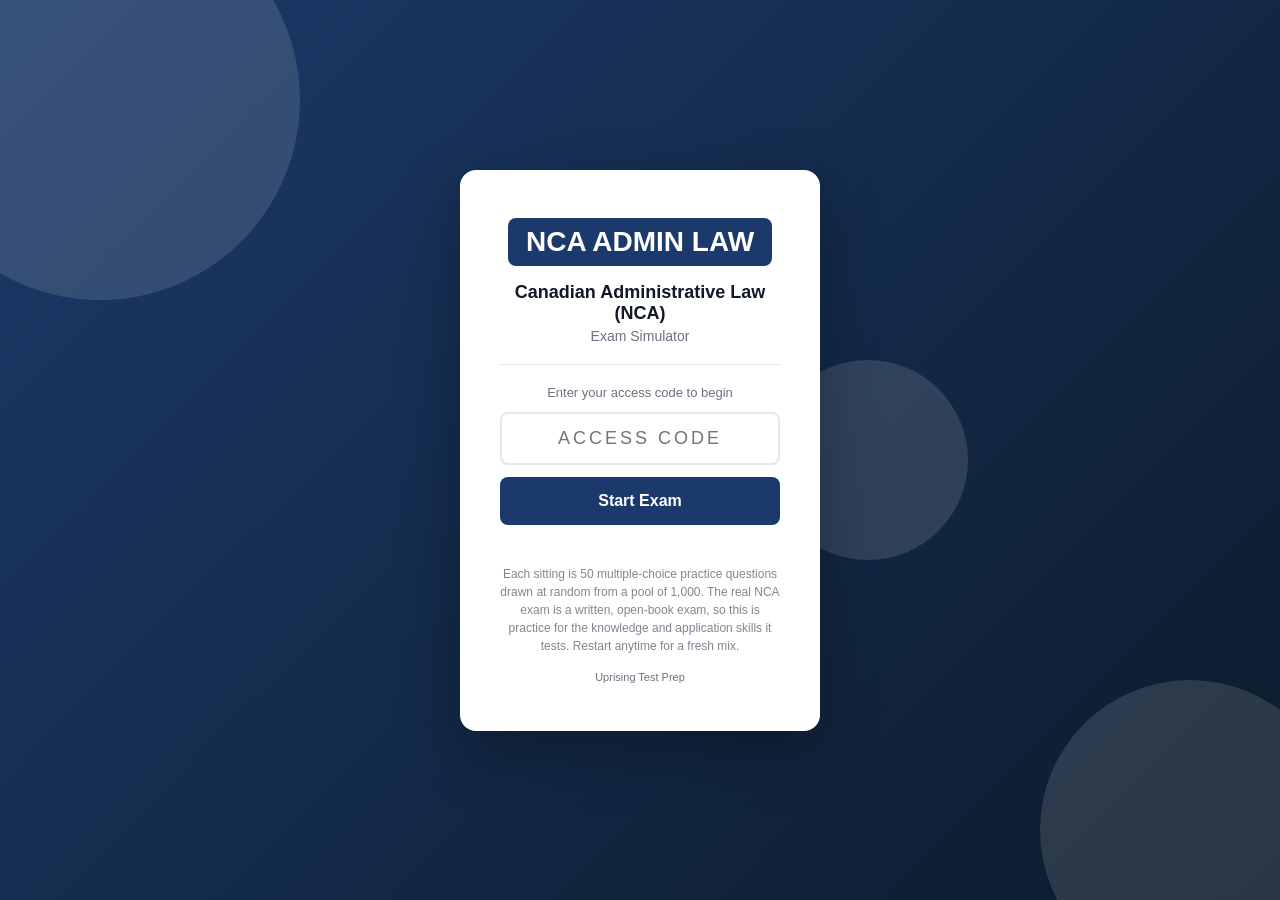
<file: index.html>
<!DOCTYPE html>
<html lang="en">
<head>
  <meta charset="UTF-8" />
  <meta name="viewport" content="width=device-width, initial-scale=1.0, viewport-fit=cover" />
  <meta name="apple-mobile-web-app-capable" content="yes" />
  <meta name="apple-mobile-web-app-status-bar-style" content="black-translucent" />
  <title>NCA Administrative Law Exam Simulator</title>
  <link rel="stylesheet" href="style.css" />
</head>
<body>

<div id="access-gate">
  <div class="gate-bg-shapes">
    <div class="shape shape-1"></div>
    <div class="shape shape-2"></div>
    <div class="shape shape-3"></div>
  </div>
  <div class="gate-card">
    <div class="gate-logo">
      <div class="logo-badge">NCA ADMIN LAW</div>
    </div>
    <h1 class="gate-title">Canadian Administrative Law (NCA)</h1>
    <p class="gate-subtitle">Exam Simulator</p>
    <div class="gate-divider"></div>
    <p class="gate-instruction">Enter your access code to begin</p>
    <input type="text" id="access-code-input" class="gate-input"
           placeholder="Access Code" autocomplete="off"
           maxlength="20" spellcheck="false" />
    <button id="access-btn" class="gate-btn">Start Exam</button>
    <p id="access-error" class="gate-error"></p>
    <p class="gate-pool-note">Each sitting is 50 multiple-choice practice questions drawn at random from a pool of 1,000. The real NCA exam is a written, open-book exam, so this is practice for the knowledge and application skills it tests. Restart anytime for a fresh mix.</p>
    <p class="gate-hint">Uprising Test Prep</p>
  </div>
</div>

<div id="app" style="display:none">
  <header class="top-bar">
    <div class="bar-left">
      <span class="bar-logo">NCA ADMIN LAW</span>
      <span class="bar-title">Exam Simulator</span>
    </div>
    <div class="bar-right">
      <span class="bar-timer" id="timer-display">--:--</span>
      <button class="bar-btn" id="flag-btn">Flag</button>
      <button class="bar-btn bar-btn-primary" id="submit-btn">
        <span class="btn-full">Submit Exam</span>
        <span class="btn-short">Submit</span>
      </button>
    </div>
  </header>

  <div class="progress-strip">
    <div class="progress-bar" id="progress-bar"></div>
  </div>

  <main class="exam-main">
    <div class="question-panel">
      <div class="q-meta">
        <span id="q-counter"></span>
        <span class="q-pool-chip" title="This sitting is 50 practice questions drawn at random from a pool of 1,000. Restart for a fresh mix.">1,000 Questions Available</span>
        <span id="q-domain" class="q-domain-tag"></span>
        <span id="q-flag-indicator" class="flag-chip" style="display:none">Flagged</span>
      </div>
      <!-- Shared text for a linked cluster (a clinical case, a reading
           passage). It sits ABOVE the stem, which is the one thing that
           legitimately precedes it, and repeats on every question in the
           cluster so nobody has to page backwards. -->
      <div id="q-cluster-wrap" class="cluster-wrap" style="display:none"></div>
      <p id="question-text" class="q-text"></p>
      <!-- The picture sits BELOW the question text so the simulator matches
           the printed book exactly: stem, then picture, then options. They
           used to disagree (book put the picture under the stem, simulator put
           it above), so no single wording could be true in both places, and
           184 of MLPAO's 185 image questions said "shown above" while the
           book printed the picture below the sentence. Write stems with
           neutral wording ("the strip shown", "the diagram shows") and this
           whole class of bug cannot come back. -->
      <div id="q-image-wrap" style="display:none; margin-bottom:14px;"></div>
      <div id="options-list" class="options-list"></div>
      <div id="explanation-box" class="explanation-box" style="display:none">
        <div class="explanation-label">Explanation</div>
        <p id="explanation-text" class="explanation-text"></p>
      </div>
    </div>
    <div class="nav-bar">
      <button class="nav-btn" id="prev-btn">&#8592; Prev</button>
      <button class="nav-btn nav-btn-map" id="map-btn">Question Map</button>
      <button class="nav-btn nav-btn-next" id="next-btn">Next &#8594;</button>
    </div>
  </main>
</div>

<!-- Question Map Modal -->
<div id="map-modal" style="display:none">
  <div class="map-backdrop" id="map-backdrop"></div>
  <div class="map-panel">
    <div class="map-header">
      <span class="map-title">Question Map</span>
      <button id="map-close" class="map-close-btn">&#x2715; Close</button>
    </div>
    <div class="map-legend">
      <span class="leg-item"><span class="leg-swatch leg-answered"></span>Answered</span>
      <span class="leg-item"><span class="leg-swatch leg-flagged"></span>Flagged</span>
      <span class="leg-item"><span class="leg-swatch leg-unanswered"></span>Unanswered</span>
    </div>
    <div id="q-grid" class="q-grid"></div>
  </div>
</div>

<div id="results-screen" style="display:none">
  <div class="results-card">
    <div class="res-header">
      <div class="res-badge">NCA ADMIN LAW</div>
      <h2 id="res-status" class="res-status"></h2>
      <p class="mode-pool-note">The real NCA exam is graded on written answers (50% is a pass), so this score is a practice benchmark, not a prediction of your result.</p>
      <p id="res-score" class="res-score"></p>
    </div>
    <div id="res-domains" class="res-domains"></div>
    <p class="mode-pool-note">This sitting drew 50 questions from a pool of 1,000. Restart for a fresh mix.</p>
    <button id="res-review-btn" class="res-btn">Review Answers</button>
    <button id="res-restart-btn" class="res-btn res-btn-secondary">Restart</button>
  </div>
</div>

<script src="questions.js"></script>
<script src="app.js"></script>
</body>
</html>
</file>
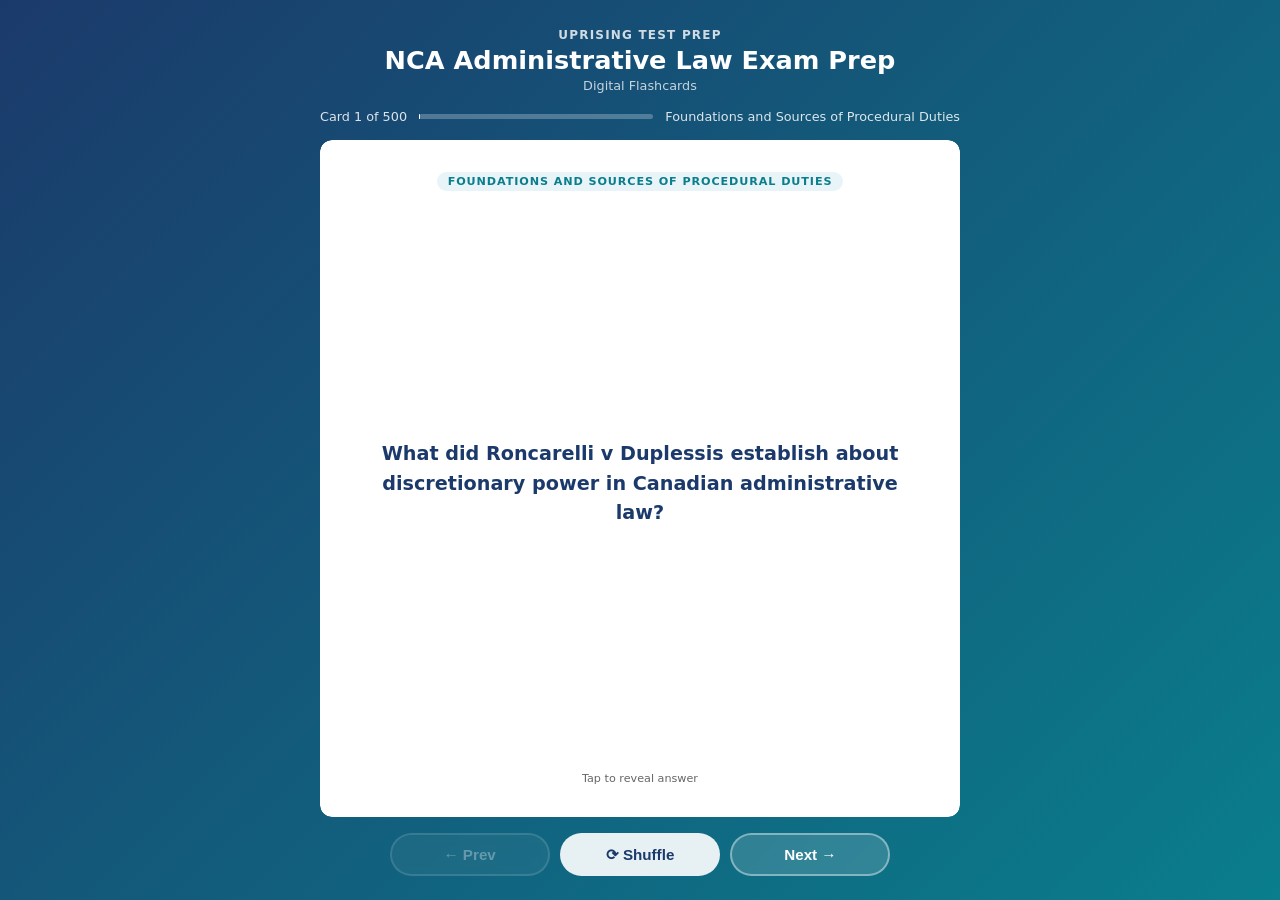
<file: flashcards/index.html>
<!DOCTYPE html>
<html lang="en">
<head>
  <meta charset="UTF-8">
  <meta name="viewport" content="width=device-width, initial-scale=1.0">
  <title>NCA Administrative Law: Flashcards</title>
  <style>
    :root {
      --blue:   #1B3A6B;
      --teal:   #0A7E8C;
      --ltblue: #E8F4F8;
      --white:  #FFFFFF;
      --text:   #1A1A1A;
      --muted:  #666;
      --radius: 12px;
    }
    * { box-sizing: border-box; margin: 0; padding: 0; }
    html, body { height: 100%; }
    body {
      font-family: 'Segoe UI', system-ui, sans-serif;
      background: linear-gradient(135deg, var(--blue) 0%, var(--teal) 100%);
      /* Pinned, not min-height: the page must never grow, or the controls
         get pushed below the fold on iOS where 100dvh and height:100%
         disagree. The height:100% rule above is the pre-dvh fallback. */
      height: 100dvh;
      max-height: 100dvh;
      overflow: hidden;
      display: flex;
      flex-direction: column;
      align-items: center;
      padding: 1.25rem 1rem 1rem;
      gap: 0.75rem;
      overflow-x: hidden;
    }
    header { text-align: center; color: #fff; flex-shrink: 0; }
    header .brand { font-size: 0.75rem; font-weight: 700; letter-spacing: 0.1em; opacity: 0.8; text-transform: uppercase; }
    header h1 { font-size: 1.3rem; font-weight: 800; margin-top: 0.2rem; }
    header .subtitle { font-size: 0.8rem; opacity: 0.75; margin-top: 0.15rem; }
    #progress-info {
      display: flex; align-items: center; gap: 0.75rem;
      color: rgba(255,255,255,0.85); font-size: 0.8rem;
      flex-shrink: 0; width: 100%; max-width: 640px;
    }
    #progress-bar-track {
      flex: 1; background: rgba(255,255,255,0.25);
      border-radius: 4px; height: 5px;
    }
    #progress-bar-fill { height: 100%; background: #fff; border-radius: 4px; transition: width 0.3s; }
    .card-scene {
      width: 100%; max-width: 640px;
      perspective: 1200px;
      cursor: pointer;
      flex: 1; min-height: 0;
      display: flex; flex-direction: column;
    
      /* WebKit does not clip overflow inside a preserve-3d context, so the
         answer pane's own clip is dropped and a long answer paints over the
         Prev/Next row. This element only sets the perspective and is NOT
         itself in the 3D context, so its clip is honoured in every engine. */
      overflow: hidden;
      border-radius: var(--radius);
    }
    .card-inner {
      position: relative; width: 100%;
      flex: 1; min-height: 0;
      transition: transform 0.55s cubic-bezier(.4,0,.2,1);
      transform-style: preserve-3d;
    }
    .card-scene.flipped .card-inner { transform: rotateY(180deg); }
    .card-face {
      position: absolute; inset: 0;
      backface-visibility: hidden; -webkit-backface-visibility: hidden;
      border-radius: var(--radius);
      display: flex; flex-direction: column;
      padding: 1.5rem 1.75rem;
      box-shadow: 0 12px 40px rgba(0,0,0,0.2);
      overflow: hidden;
    
      /* Painting through a mask forces WebKit to allocate a real clipping
         layer for a 3D-transformed element, which is what makes the
         overflow:hidden and the rounded corners above actually apply. */
      -webkit-mask-image: -webkit-radial-gradient(#fff, #000);
              mask-image: radial-gradient(#fff, #000);
    }
    .card-front { background: var(--white); align-items: center; justify-content: center; }
    .card-back  { background: var(--ltblue); transform: rotateY(180deg); }
    .card-badge {
      font-size: 0.7rem; font-weight: 700; text-transform: uppercase;
      letter-spacing: 0.08em;
      background: var(--ltblue); color: var(--teal);
      padding: 0.2rem 0.65rem; border-radius: 20px;
      margin-bottom: 0.85rem; flex-shrink: 0;
    }
    .card-back .card-badge { background: rgba(10,126,140,0.12); }
    .card-front .q-text {
      font-size: 1.1rem; font-weight: 600; color: var(--blue); line-height: 1.55;
      text-align: center; overflow-y: auto; flex: 1;
      display: flex; align-items: center; justify-content: center;
      scrollbar-width: thin; scrollbar-color: rgba(27,58,107,0.3) transparent;
    }
    .card-back .a-label { font-size: 0.7rem; font-weight: 700; color: var(--teal); text-transform: uppercase; letter-spacing: 0.08em; margin-bottom: 0.4rem; flex-shrink: 0; }
    .card-back .a-text  {
      font-size: 0.975rem; color: var(--text); line-height: 1.65;
      overflow-y: auto; flex: 1; min-height: 0; padding-right: 4px;
      scrollbar-width: thin; scrollbar-color: rgba(10,126,140,0.4) transparent;
    
      -webkit-overflow-scrolling: touch;
      overscroll-behavior: contain;
    }
    .card-back .a-text::-webkit-scrollbar { width: 4px; }
    .card-back .a-text::-webkit-scrollbar-track { background: transparent; }
    .card-back .a-text::-webkit-scrollbar-thumb { background: rgba(10,126,140,0.4); border-radius: 4px; }
    .tap-hint { flex-shrink: 0; margin-top: 0.6rem; font-size: 0.7rem; color: var(--muted); text-align: center; }
    .card-back .tap-hint { color: var(--teal); opacity: 0.7; }
    .controls {
      display: flex; gap: 0.65rem; flex-wrap: nowrap;
      justify-content: center; flex-shrink: 0;
      width: 100%; max-width: 640px;
      padding-bottom: env(safe-area-inset-bottom, 0px);
    }
    .btn {
      padding: 0.6rem 1.2rem; border-radius: 50px;
      border: 2px solid rgba(255,255,255,0.4);
      background: rgba(255,255,255,0.15); color: #fff;
      font-weight: 700; font-size: 0.875rem; cursor: pointer;
      transition: all 0.2s; backdrop-filter: blur(4px);
      white-space: nowrap; flex: 1; max-width: 160px;
    }
    .btn:hover { background: rgba(255,255,255,0.3); border-color: rgba(255,255,255,0.7); }
    .btn:active { transform: scale(0.96); }
    .btn:disabled { opacity: 0.35; cursor: not-allowed; }
    .btn.btn-primary { background: rgba(255,255,255,0.9); color: var(--blue); border-color: transparent; }
    .btn.btn-primary:hover { background: #fff; }
    #loading { color: rgba(255,255,255,0.8); font-size: 1rem; text-align: center; padding: 3rem; flex: 1; }
    @media (min-width: 768px) {
      body { padding: 1.75rem 1.5rem 1.5rem; gap: 1rem; }
      header h1 { font-size: 1.6rem; }
      .card-face { padding: 2rem 2.5rem; }
      .card-front .q-text { font-size: 1.2rem; }
      .card-back .a-text { font-size: 1.05rem; }
      .btn { font-size: 0.95rem; padding: 0.65rem 1.4rem; }
    }
    @media (max-width: 380px) {
      body { padding: 0.75rem; gap: 0.5rem; }
      header .brand { font-size: 0.65rem; }
      header h1 { font-size: 1.1rem; }
      header .subtitle { display: none; }
      .card-face { padding: 1rem 1.1rem; }
      .card-front .q-text { font-size: 0.975rem; }
      .card-back .a-text { font-size: 0.875rem; }
      .btn { font-size: 0.8rem; padding: 0.5rem 0.75rem; }
    }
  </style>
</head>
<body>
<header>
  <div class="brand">Uprising Test Prep</div>
  <h1>NCA Administrative Law Exam Prep</h1>
  <div class="subtitle">Digital Flashcards</div>
</header>
<div id="progress-info">
  <span id="card-counter">Card 1</span>
  <div id="progress-bar-track"><div id="progress-bar-fill" style="width:0%"></div></div>
  <span id="domain-label"></span>
</div>
<div id="loading">Loading flashcards...</div>
<div class="card-scene" id="card-scene" style="display:none" onclick="flipCard()">
  <div class="card-inner" id="card-inner">
    <div class="card-face card-front">
      <div class="card-badge" id="front-badge"></div>
      <div class="q-text" id="q-text"></div>
      <div class="tap-hint">Tap to reveal answer</div>
    </div>
    <div class="card-face card-back">
      <div class="card-badge" id="back-badge">Answer</div>
      <div class="a-label">Answer</div>
      <div class="a-text" id="a-text"></div>
      <div class="tap-hint">Tap to flip back</div>
    </div>
  </div>
</div>
<div class="controls" id="controls" style="display:none">
  <button class="btn" id="prev-btn" onclick="event.stopPropagation();move(-1)" disabled>&#8592; Prev</button>
  <button class="btn btn-primary" onclick="event.stopPropagation();shuffleCards()">&#10227; Shuffle</button>
  <button class="btn" id="next-btn" onclick="event.stopPropagation();move(1)">Next &#8594;</button>
</div>
<script>
const DOMAIN_LABELS = {
  foundations_and_sources_of_procedural_duties: "Foundations and Sources of Procedural Duties",
  triggers_and_content_of_procedural_fairness: "Triggers and Content of Procedural Fairness",
  standard_of_review_vavilov: "Standard of Review (Vavilov)",
  judicial_review_procedure_and_remedies: "Judicial Review Procedure and Remedies",
};
let cards   = [];
let current = 0;
async function init() {
  try {
    const res = await fetch('flashcards.json');
    if (!res.ok) throw new Error('Network error');
    cards = await res.json();
    document.getElementById('loading').style.display    = 'none';
    document.getElementById('card-scene').style.display = 'flex';
    document.getElementById('controls').style.display   = 'flex';
    show();
  } catch (e) {
    document.getElementById('loading').textContent = 'Error loading flashcards. Please try refreshing.';
  }
}
function domainLabel(key) {
  return DOMAIN_LABELS[key] || key.replace(/_/g, ' ').replace(/\b\w/g, c => c.toUpperCase());
}
function show() {
  const c = cards[current];
  document.getElementById('card-scene').classList.remove('flipped');
  document.getElementById('a-text').scrollTop = 0;
  const label = domainLabel(c.domain || c.chapter || '');
  document.getElementById('q-text').textContent       = c.front;
  document.getElementById('a-text').textContent       = c.back;
  document.getElementById('front-badge').textContent  = label;
  document.getElementById('back-badge').textContent   = label;
  document.getElementById('card-counter').textContent = `Card ${current+1} of ${cards.length}`;
  document.getElementById('domain-label').textContent = label;
  document.getElementById('progress-bar-fill').style.width = `${((current+1)/cards.length*100).toFixed(1)}%`;
  document.getElementById('prev-btn').disabled = current === 0;
  document.getElementById('next-btn').disabled = current === cards.length - 1;
}
function flipCard() { document.getElementById('card-scene').classList.toggle('flipped'); }
function move(dir) {
  const next = current + dir;
  if (next < 0 || next >= cards.length) return;
  current = next; show();
}
function shuffleCards() {
  for (let i = cards.length - 1; i > 0; i--) {
    const j = Math.floor(Math.random() * (i+1));
    [cards[i], cards[j]] = [cards[j], cards[i]];
  }
  current = 0; show();
}
document.addEventListener('keydown', e => {
  if (e.key === 'ArrowRight' || e.key === 'ArrowDown') move(1);
  else if (e.key === 'ArrowLeft' || e.key === 'ArrowUp') move(-1);
  else if (e.key === ' ' || e.key === 'Enter') { e.preventDefault(); flipCard(); }
});
init();
</script>
</body>
</html>
</file>
<file: style.css>
/* NCAADMIN Exam Simulator, Styles */
:root {
  --primary:   #1B3A6B;
  --pass:      #059669;
  --fail:      #DC2626;
  --bg:        #F3F4F8;
  --card:      #FFFFFF;
  --border:    #E2E8F0;
  --text:      #111827;
  --muted:     #6B7280;
  --radius:    10px;
}
*, *::before, *::after { box-sizing: border-box; margin: 0; padding: 0; }
body {
  font-family: -apple-system, BlinkMacSystemFont, "Segoe UI", sans-serif;
  background: var(--bg);
  color: var(--text);
  height: 100vh;
  height: 100dvh;
  overflow: hidden;
  -webkit-text-size-adjust: 100%;
}

/* ── Access Gate ─────────────────────────────────────────────────────────── */
#access-gate {
  display: flex;
  align-items: center;
  justify-content: center;
  height: 100vh;
  height: 100dvh;
  background: linear-gradient(135deg, var(--primary) 0%, #0d1b2a 100%);
  position: relative;
  overflow: hidden;
  padding: 20px;
  padding-top: max(20px, env(safe-area-inset-top));
  padding-bottom: max(20px, env(safe-area-inset-bottom));
}
.gate-bg-shapes { position: absolute; inset: 0; pointer-events: none; }
.shape { position: absolute; border-radius: 50%; opacity: .12; background: #fff; }
.shape-1 { width: 400px; height: 400px; top: -100px; left: -100px; }
.shape-2 { width: 300px; height: 300px; bottom: -80px; right: -60px; }
.shape-3 { width: 200px; height: 200px; top: 40%; left: 60%; }
.gate-card {
  background: #fff;
  border-radius: 16px;
  padding: 48px 40px;
  text-align: center;
  width: 100%;
  max-width: 360px;
  position: relative;
  z-index: 1;
  box-shadow: 0 20px 60px rgba(0,0,0,.3);
}
.logo-badge {
  display: inline-block;
  background: var(--primary);
  color: #fff;
  font-weight: 800;
  font-size: 28px;
  padding: 8px 18px;
  border-radius: 8px;
}
.gate-title { font-size: 18px; font-weight: 700; margin-top: 16px; color: var(--text); }
.gate-subtitle { color: var(--muted); font-size: 14px; margin-top: 4px; }
.gate-divider { height: 1px; background: var(--border); margin: 20px 0; }
.gate-instruction { font-size: 13px; color: var(--muted); margin-bottom: 12px; }
.gate-input {
  width: 100%;
  padding: 14px 16px;
  border: 2px solid var(--border);
  border-radius: 8px;
  font-size: 18px;
  text-align: center;
  text-transform: uppercase;
  letter-spacing: 3px;
  outline: none;
}
.gate-input:focus { border-color: var(--primary); }
.gate-btn {
  width: 100%;
  margin-top: 12px;
  padding: 15px;
  background: var(--primary);
  color: #fff;
  border: none;
  border-radius: 8px;
  font-size: 16px;
  font-weight: 600;
  cursor: pointer;
  -webkit-tap-highlight-color: transparent;
}
.gate-btn:hover { opacity: .9; }
.gate-error { color: var(--fail); font-size: 13px; margin-top: 8px; min-height: 18px; }
.gate-hint { color: var(--muted); font-size: 11px; margin-top: 16px; }
.gate-pool-note { color: var(--muted); opacity: .85; font-size: 12px; margin-top: 14px; line-height: 1.5; }
.mode-pool-note { color: var(--muted); opacity: .85; font-size: 12.5px; text-align: center; margin: 4px 0 16px; line-height: 1.5; }

/* ── App shell ───────────────────────────────────────────────────────────── */
#app {
  display: flex;
  flex-direction: column;
  height: 100vh;
  height: 100dvh;
  padding-top: env(safe-area-inset-top);
}
.top-bar {
  display: flex;
  justify-content: space-between;
  align-items: center;
  background: var(--primary);
  color: #fff;
  padding: 0 20px;
  padding-left: max(20px, env(safe-area-inset-left));
  padding-right: max(20px, env(safe-area-inset-right));
  height: 52px;
  flex-shrink: 0;
  gap: 8px;
}
.bar-left { display: flex; align-items: center; gap: 8px; min-width: 0; }
.bar-logo { font-weight: 800; font-size: 18px; flex-shrink: 0; }
.bar-title { font-size: 14px; opacity: .8; white-space: nowrap; overflow: hidden; text-overflow: ellipsis; }
.bar-right { display: flex; align-items: center; gap: 8px; flex-shrink: 0; }
.bar-timer {
  font-variant-numeric: tabular-nums;
  font-size: 16px;
  font-weight: 600;
  min-width: 68px;
  text-align: right;
}
.bar-btn {
  padding: 7px 13px;
  background: rgba(255,255,255,.15);
  border: 1px solid rgba(255,255,255,.3);
  color: #fff;
  border-radius: 6px;
  cursor: pointer;
  font-size: 13px;
  white-space: nowrap;
  -webkit-tap-highlight-color: transparent;
  touch-action: manipulation;
}
.bar-btn:hover { background: rgba(255,255,255,.25); }
.bar-btn-primary {
  background: #fff;
  color: var(--primary);
  border-color: #fff;
  font-weight: 600;
}
.bar-btn-primary:hover { background: #f0f0f0; }
.btn-short { display: none; }
.btn-full  { display: inline; }

.progress-strip { height: 4px; background: rgba(0,0,0,.1); flex-shrink: 0; }
.progress-bar   { height: 100%; background: #4ade80; transition: width .3s; }

/* ── Main exam area ──────────────────────────────────────────────────────── */
.exam-main {
  flex: 1;
  overflow: hidden;
  display: flex;
  flex-direction: column;
  padding: 16px 20px 0;
  padding-left: max(16px, env(safe-area-inset-left));
  padding-right: max(16px, env(safe-area-inset-right));
  min-height: 0;
}
.question-panel { flex: 1; overflow-y: auto; padding-bottom: 12px; -webkit-overflow-scrolling: touch; }
.q-meta {
  display: flex;
  align-items: center;
  gap: 8px;
  margin-bottom: 12px;
  font-size: 13px;
  color: var(--muted);
  flex-wrap: wrap;
}
.q-domain-tag {
  background: var(--primary);
  color: #fff;
  padding: 2px 8px;
  border-radius: 4px;
  font-size: 11px;
  font-weight: 600;
}
.q-pool-chip {
  background: #EEF2FF;
  background: color-mix(in srgb, var(--primary) 12%, #fff);
  color: var(--primary);
  border: 1px solid var(--primary);
  padding: 2px 8px;
  border-radius: 10px;
  font-size: 11px;
  font-weight: 700;
  cursor: help;
  white-space: nowrap;
}
.flag-chip {
  background: #FEF3C7;
  color: #92400E;
  padding: 2px 8px;
  border-radius: 4px;
  font-size: 11px;
  font-weight: 600;
}
.cluster-wrap {
  border-left: 4px solid var(--primary, #1B3A6B);
  background: #F2F6FC; border-radius: 8px;
  padding: 10px 14px; margin-bottom: 16px;
}
.cluster-label {
  font-size: 11px; font-weight: 700; letter-spacing: 0.06em;
  text-transform: uppercase; color: var(--primary, #1B3A6B); margin-bottom: 6px;
}
.cluster-body {
  max-height: 38vh; overflow-y: auto; font-size: 15px; line-height: 1.6;
  -webkit-overflow-scrolling: touch;
}
.cluster-body p + p { margin-top: 10px; }
@media (min-width: 1100px) { .cluster-body { max-height: 52vh; } }

.q-image {
  max-width: 100%;
  /* Cap the height too. With only max-width, a tall exhibit renders at full
     width and pushes the stem and every option below the fold, so the question
     looks like it has no answers until the candidate scrolls. Found on CNPLE. */
  max-height: 62vh;
  width: auto;
  height: auto;
  object-fit: contain;
  border-radius: 6px;
  border: 1px solid var(--border);
  display: block;
  margin-bottom: 14px;
}
.q-text { font-size: 16px; line-height: 1.65; margin-bottom: 20px; }
.options-list { display: flex; flex-direction: column; gap: 10px; }
.option {
  display: flex;
  align-items: flex-start;
  gap: 12px;
  padding: 15px 16px;
  background: var(--card);
  border: 2px solid var(--border);
  border-radius: var(--radius);
  cursor: pointer;
  transition: .15s;
  -webkit-tap-highlight-color: transparent;
  touch-action: manipulation;
  min-height: 52px;
}
.option:hover  { border-color: var(--primary); background: #F8FAFF; }
.option.selected  { border-color: var(--primary); background: #EEF3FF; }
.option.correct   { border-color: #059669; background: #ECFDF5; }
.option.incorrect { border-color: #DC2626; background: #FEF2F2; }
.explanation-box {
  margin-top: 20px;
  padding: 16px 18px;
  background: #F0F9FF;
  border-left: 4px solid #2563EB;
  border-radius: 6px;
}
.explanation-label {
  font-size: 11px;
  font-weight: 700;
  text-transform: uppercase;
  letter-spacing: .06em;
  color: #2563EB;
  margin-bottom: 8px;
}
.explanation-text { font-size: 14.5px; line-height: 1.7; color: #1e293b; margin: 0; }
.opt-letter { font-weight: 700; font-size: 15px; color: var(--primary); min-width: 22px; padding-top: 1px; flex-shrink: 0; }
.opt-text   { font-size: 15px; line-height: 1.5; }

/* ── Nav bar ─────────────────────────────────────────────────────────────── */
.nav-bar {
  display: flex;
  align-items: center;
  gap: 8px;
  padding: 10px 0;
  padding-bottom: max(14px, env(safe-area-inset-bottom));
  flex-shrink: 0;
}
.nav-btn {
  flex: 1;
  padding: 13px 8px;
  background: var(--card);
  border: 1px solid var(--border);
  border-radius: 8px;
  cursor: pointer;
  font-size: 15px;
  font-weight: 500;
  text-align: center;
  -webkit-tap-highlight-color: transparent;
  touch-action: manipulation;
  min-height: 48px;
}
.nav-btn:hover      { background: #f0f0f0; }
.nav-btn-map {
  background: var(--bg);
  border-color: var(--primary);
  color: var(--primary);
  font-weight: 600;
}
.nav-btn-map:hover { background: #EEF3FF; }
.nav-btn-next {
  background: var(--primary);
  color: #fff;
  border-color: var(--primary);
}
.nav-btn-next:hover { opacity: .9; }

/* ── Question Map Modal ──────────────────────────────────────────────────── */
#map-modal {
  position: fixed;
  inset: 0;
  z-index: 1000;
  display: flex;
  flex-direction: column;
  justify-content: flex-end;
}
.map-backdrop { position: absolute; inset: 0; background: rgba(0,0,0,.5); }
.map-panel {
  position: relative;
  background: #fff;
  border-radius: 20px 20px 0 0;
  padding: 20px;
  padding-bottom: max(20px, env(safe-area-inset-bottom));
  max-height: 80vh;
  max-height: 80dvh;
  display: flex;
  flex-direction: column;
  box-shadow: 0 -4px 30px rgba(0,0,0,.2);
}
.map-header {
  display: flex;
  align-items: center;
  justify-content: space-between;
  margin-bottom: 12px;
  flex-shrink: 0;
}
.map-title { font-size: 17px; font-weight: 700; color: var(--text); }
.map-close-btn {
  padding: 8px 16px;
  background: var(--bg);
  border: 1px solid var(--border);
  border-radius: 8px;
  cursor: pointer;
  font-size: 14px;
  font-weight: 500;
  min-height: 40px;
  -webkit-tap-highlight-color: transparent;
  touch-action: manipulation;
}
.map-close-btn:hover { background: #e5e7eb; }
.map-legend { display: flex; gap: 16px; margin-bottom: 14px; flex-shrink: 0; flex-wrap: wrap; }
.leg-item { display: flex; align-items: center; gap: 6px; font-size: 13px; color: var(--muted); }
.leg-swatch {
  width: 16px;
  height: 16px;
  border-radius: 3px;
  border: 1px solid var(--border);
  background: var(--card);
  display: inline-block;
  flex-shrink: 0;
}
.leg-swatch.leg-answered  { background: var(--primary); border-color: var(--primary); }
.leg-swatch.leg-flagged   { background: #FEF3C7; border-color: #F59E0B; }
.leg-swatch.leg-unanswered { background: var(--card); }
.q-grid {
  display: flex;
  flex-wrap: wrap;
  gap: 6px;
  overflow-y: auto;
  flex: 1;
  padding-bottom: 8px;
  -webkit-overflow-scrolling: touch;
}
.grid-btn {
  width: 40px;
  height: 40px;
  border: 1px solid var(--border);
  border-radius: 6px;
  background: var(--card);
  font-size: 12px;
  cursor: pointer;
  font-weight: 500;
  -webkit-tap-highlight-color: transparent;
  touch-action: manipulation;
}
.grid-btn.answered { background: var(--primary); color: #fff; border-color: var(--primary); }
.grid-btn.flagged  { background: #FEF3C7; border-color: #F59E0B; }
.grid-btn.active   { outline: 3px solid var(--primary); outline-offset: 2px; }

/* ── Results ─────────────────────────────────────────────────────────────── */
#results-screen {
  display: flex;
  align-items: flex-start;
  justify-content: center;
  min-height: 100vh;
  min-height: 100dvh;
  background: var(--bg);
  overflow-y: auto;
  -webkit-overflow-scrolling: touch;
  padding: 20px 16px;
  padding-top: max(20px, env(safe-area-inset-top));
  padding-bottom: max(20px, env(safe-area-inset-bottom));
}
.results-card {
  background: var(--card);
  border-radius: 16px;
  padding: 40px;
  max-width: 480px;
  width: 100%;
  box-shadow: 0 8px 30px rgba(0,0,0,.1);
}
.res-header { text-align: center; margin-bottom: 24px; }
.res-badge {
  display: inline-block;
  background: var(--primary);
  color: #fff;
  font-weight: 800;
  font-size: 22px;
  padding: 6px 16px;
  border-radius: 8px;
}
.res-status { font-size: 36px; font-weight: 800; margin-top: 12px; }
.res-score  { font-size: 18px; color: var(--muted); margin-top: 4px; }
.res-domains { margin-bottom: 24px; display: flex; flex-direction: column; gap: 10px; }
.res-domain-row { display: flex; align-items: center; gap: 8px; font-size: 13px; }
.res-domain-name { width: 160px; font-weight: 500; flex-shrink: 0; }
.res-domain-bar-wrap { flex: 1; background: #E5E7EB; border-radius: 4px; height: 8px; overflow: hidden; }
.res-domain-bar { height: 100%; border-radius: 4px; transition: width .5s; }
.res-domain-pct { width: 36px; text-align: right; font-weight: 600; }
.res-btn {
  width: 100%;
  padding: 15px;
  background: var(--primary);
  color: #fff;
  border: none;
  border-radius: 8px;
  font-size: 15px;
  font-weight: 600;
  cursor: pointer;
  margin-bottom: 10px;
  min-height: 52px;
  -webkit-tap-highlight-color: transparent;
  touch-action: manipulation;
}
.res-btn:hover { opacity: .9; }
.res-btn-secondary {
  background: transparent;
  color: var(--primary);
  border: 2px solid var(--primary);
}
.res-btn-secondary:hover { background: var(--primary); color: #fff; }

/* ── Mobile breakpoint (phones ≤ 640px) ─────────────────────────────────── */
@media (max-width: 640px) {
  /* Gate card */
  .gate-card { padding: 32px 24px; }

  /* Top bar: hide long title text, swap Submit label */
  .bar-title  { display: none; }
  .btn-full   { display: none; }
  .btn-short  { display: inline; }
  .bar-right  { gap: 6px; }
  .bar-btn    { padding: 6px 10px; font-size: 12px; }
  .bar-timer  { font-size: 14px; min-width: 58px; }

  /* Exam main */
  .exam-main { padding: 12px 14px 0; }
  .q-text { font-size: 16px; }
  .opt-text { font-size: 15px; }

  /* Nav bar, bigger touch targets */
  .nav-btn { font-size: 14px; padding: 14px 6px; }

  /* Results */
  .results-card { padding: 28px 20px; }
  .res-domain-name { width: 110px; font-size: 12px; }
  .res-domain-pct  { font-size: 12px; }
  .res-status { font-size: 30px; }

  /* Map grid, slightly bigger buttons on phones */
  .grid-btn { width: 42px; height: 42px; }
}

/* ── Very small phones (≤ 380px) ────────────────────────────────────────── */
@media (max-width: 380px) {
  .bar-logo { font-size: 15px; }
  .bar-btn  { padding: 5px 8px; font-size: 11px; }
  .bar-timer { font-size: 13px; min-width: 52px; }
  .nav-btn  { font-size: 13px; }
  .grid-btn { width: 38px; height: 38px; font-size: 11px; }
}
</file>
